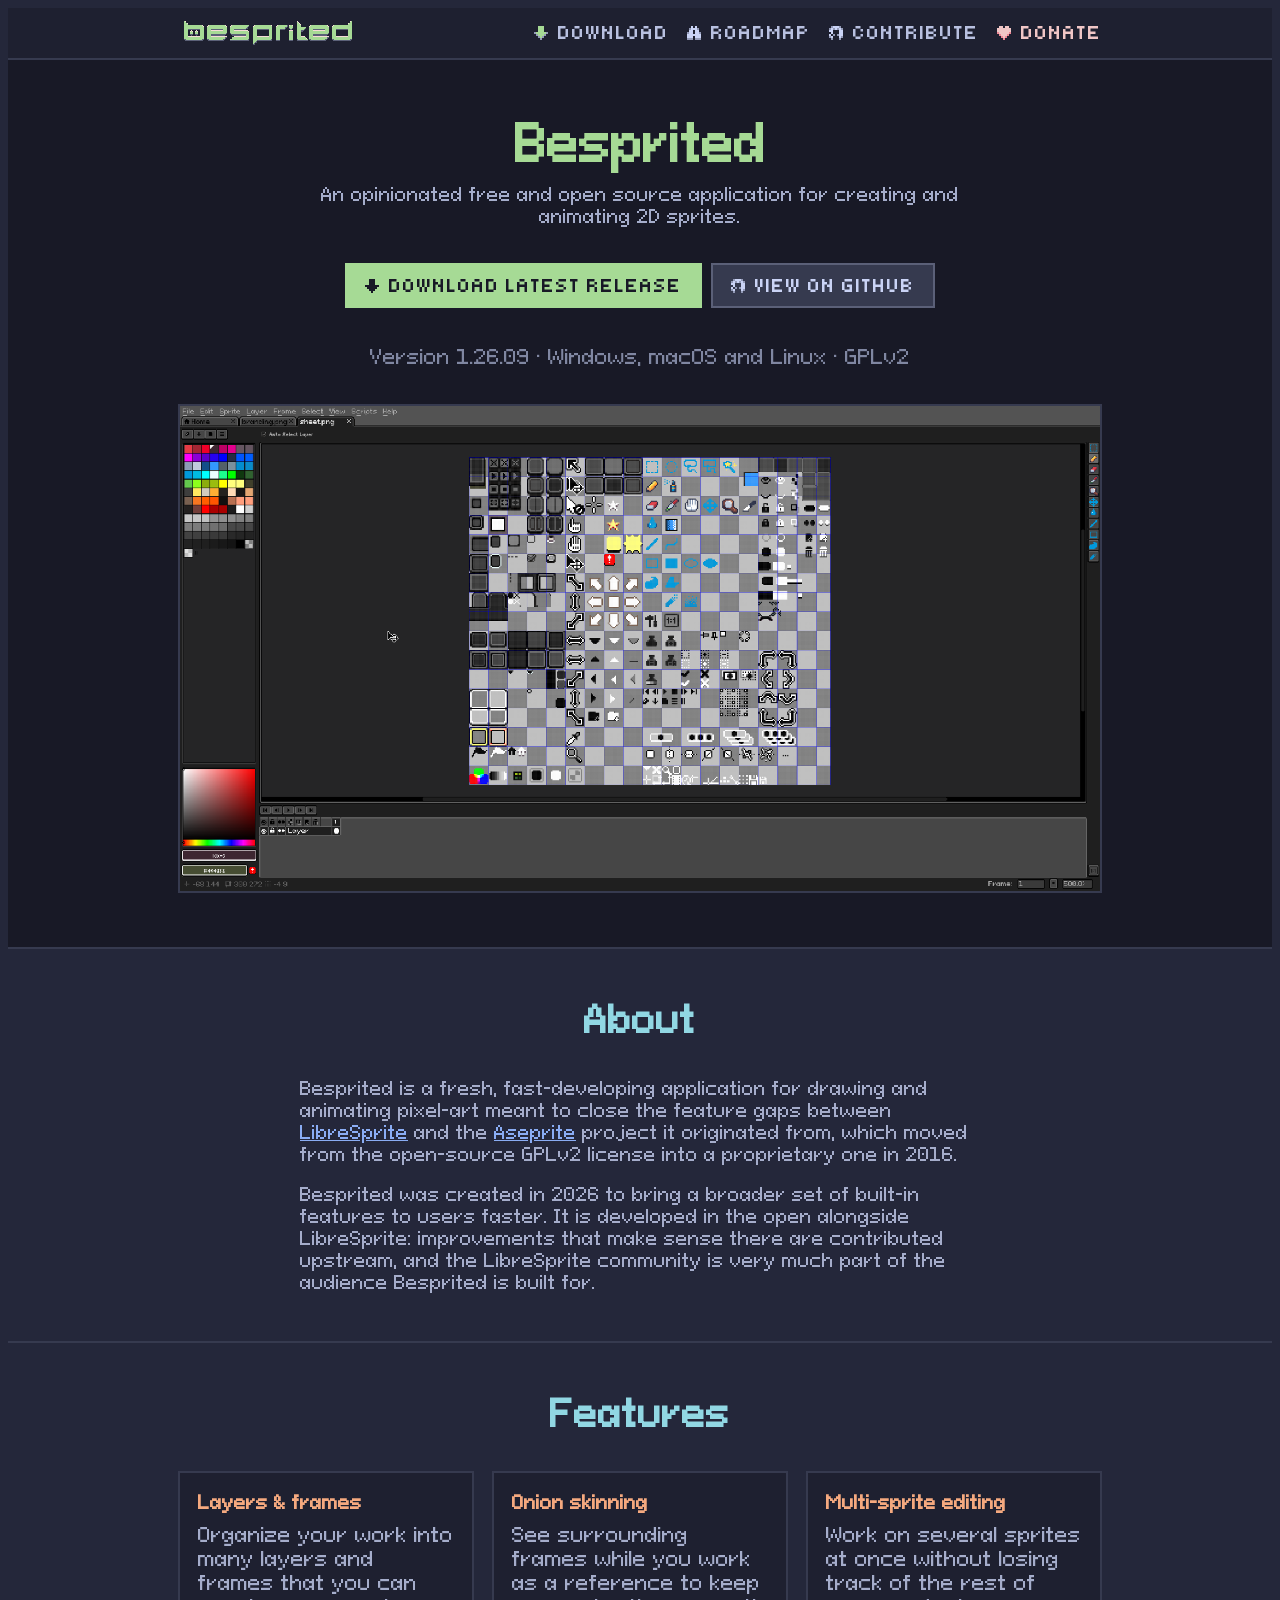
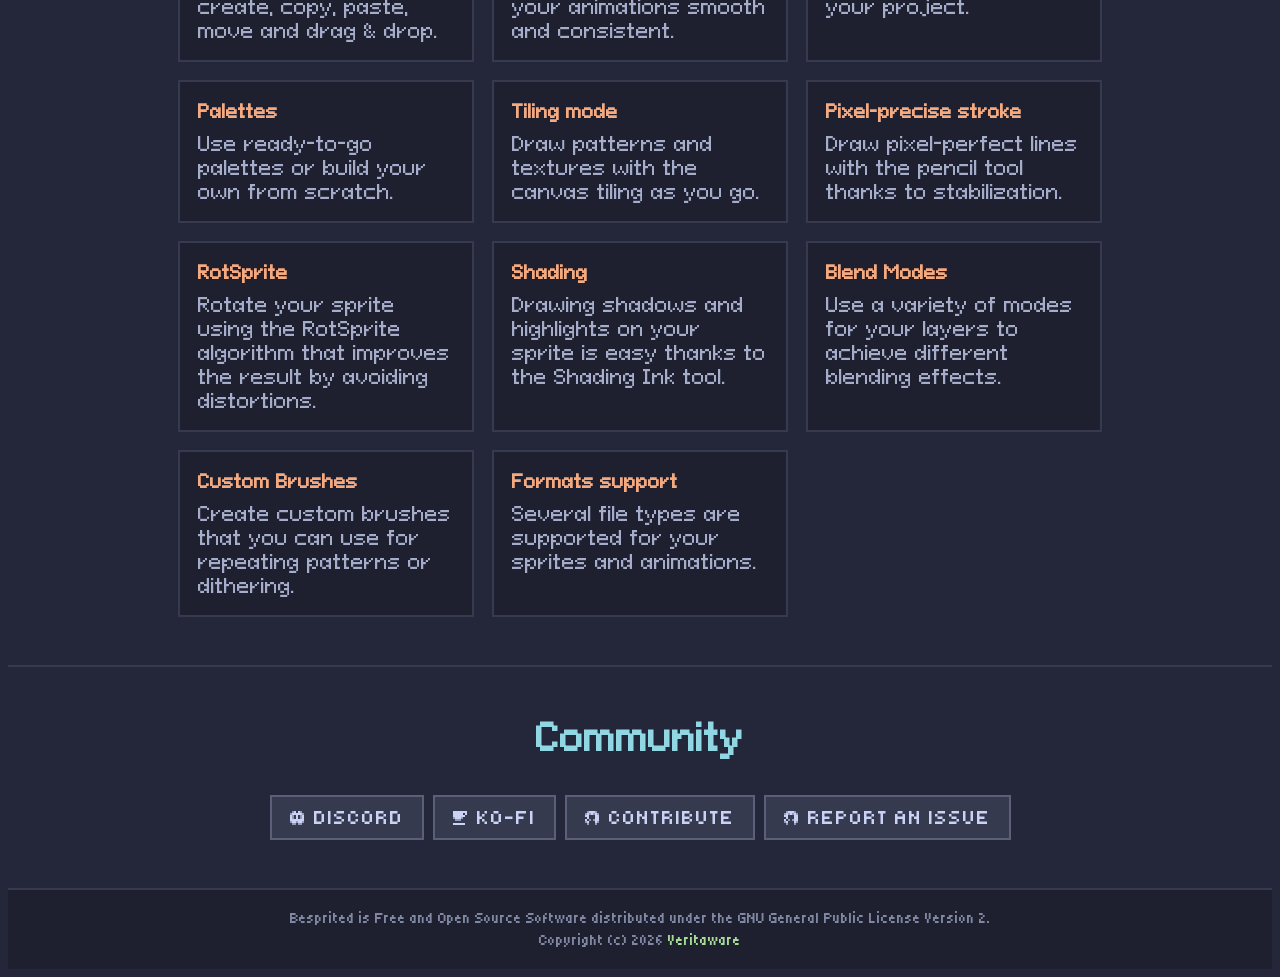
<file: index.html>
<!DOCTYPE html>
<html lang="en">

<head>
    <meta charset="UTF-8">
    <meta name="viewport" content="width=device-width, initial-scale=1.0">
    <title>Besprited — free pixel-art &amp; sprite animation editor</title>
    <meta name="description"
        content="Besprited is a free and open source pixel-art and sprite animation editor with layers, onion skinning, tiling mode, palettes and more. For Windows, macOS and Linux.">

    <meta property="og:title" content="Besprited">
    <meta property="og:description" content="A free and open source pixel-art and sprite animation editor.">
    <meta property="og:image" content="https://besprited.veritaware.com/img/og-banner.png?v=1a79fdf566">
    <meta property="og:image:width" content="1200">
    <meta property="og:image:height" content="630">
    <meta property="og:url" content="https://besprited.veritaware.com/">
    <meta name="twitter:card" content="summary_large_image">
    <meta property="og:type" content="website">

    <link rel="icon" href="/img/ase64.png?v=37e6cf8d7c" type="image/png">
    <link rel="stylesheet" href="/css/style.css?v=f380433109">
    <link rel="alternate" type="application/rss+xml" title="Besprited news and releases" href="/feed.xml">
</head>

<body>
    <header class="site-header">
        <div class="wrap">
            <a href="/">
                <img class="logo" src="/img/branding.png?v=1e8067ff63" alt="Besprited">
            </a>
            <nav class="site-nav">
                <ul>
                    <li><a href="/download.html">
                      <img src="/img/download-macchiato.png?v=7f35b06f38" class="button-icon-img nav-icon" alt="" />
                      Download
                    </a></li>
                    <li><a href="/roadmap.html">
                      <img src="/img/road-macchiato.png?v=072536e6bc" class="button-icon-img nav-icon" alt="" />
                      Roadmap
                    </a></li>
                    <li><a href="https://github.com/veritaware/Besprited/blob/trunk/CONTRIBUTING.md">
                      <img src="/img/github-macchiato.png?v=66575144fb" class="button-icon-img nav-icon" alt="" />
                      Contribute
                    </a></li>
                    <li><a href="https://ko-fi.com/veritaware" class="button-donate">
                      <img src="/img/heart-macchiato.png?v=a91f41d54f" class="button-icon-img nav-icon" alt="" />
                      Donate
                    </a></li>
                </ul>
            </nav>
        </div>
    </header>

    <main>
        <section class="hero">
            <div class="wrap">
                <h1>Besprited</h1>
                <p>An opinionated free and open source application for creating and animating 2D sprites.</p>
                <div class="button-row">
                    <a class="button primary" href="/download.html">
                        <img src="/img/download-bl-macchiato.png?v=f7306ab4f2" class="button-icon-img button-icon" alt="" />
                        Download latest release</a>
                    <a class="button" href="https://github.com/veritaware/Besprited">
                        <img src="/img/github-macchiato.png?v=66575144fb" class="button-icon-img button-icon" alt="" />
                        View on GitHub</a>
                </div>
                <p class="hero-meta">Version 1.26.09 &middot; Windows, macOS and Linux &middot; GPLv2</p>
                <img class="hero-screenshot" src="/img/screenshot.png?v=2feab2c7ce" width="1600" height="844"
                    alt="Besprited editing a pixel-art sprite, with the timeline, layers and palette panels visible.">
            </div>
        </section>

        <section class="about">
            <div class="wrap">
                <h2 class="section-title">About</h2>
                <p>
                    Besprited is a fresh, fast-developing application for drawing
                    and animating pixel-art meant to close the feature gaps between
                    <a href="https://github.com/LibreSprite/LibreSprite">LibreSprite</a>
                    and the <a href="https://www.aseprite.org">Aseprite</a> project it originated from,
                    which moved from the open-source GPLv2 license into a proprietary one in 2016.
                </p>
                <p>
                    Besprited was created in 2026 to bring a broader set of built-in features to users
                    faster. It is developed in the open alongside LibreSprite: improvements that make
                    sense there are contributed upstream, and the LibreSprite community is very much
                    part of the audience Besprited is built for.
                </p>
            </div>
        </section>

        <section id="features">
            <div class="wrap">
                <h2 class="section-title">Features</h2>
                <div class="feature-grid">
                    <div class="feature-card">
                        <h3>Layers & frames</h3>
                        <p>Organize your work into many layers and frames that you can create, copy, paste, move and drag & drop.</p>
                    </div>
                    <div class="feature-card">
                        <h3>Onion skinning</h3>
                        <p>See surrounding frames while you work as a reference to keep your animations smooth and consistent.</p>
                    </div>
                    <div class="feature-card">
                        <h3>Multi-sprite editing</h3>
                        <p>Work on several sprites at once without losing track of the rest of your project.</p>
                    </div>
                    <div class="feature-card">
                        <h3>Palettes</h3>
                        <p>Use ready-to-go palettes or build your own from scratch.</p>
                    </div>
                    <div class="feature-card">
                        <h3>Tiling mode</h3>
                        <p>Draw patterns and textures with the canvas tiling as you go.</p>
                    </div>
                    <div class="feature-card">
                        <h3>Pixel-precise stroke</h3>
                        <p>Draw pixel-perfect lines with the pencil tool thanks to stabilization.</p>
                    </div>
                    <div class="feature-card">
                        <h3>RotSprite</h3>
                        <p>Rotate your sprite using the RotSprite algorithm that improves the result by avoiding distortions.</p>
                    </div>
                    <div class="feature-card">
                        <h3>Shading</h3>
                        <p>Drawing shadows and highlights on your sprite is easy thanks to the Shading Ink tool.</p>
                    </div>
                    <div class="feature-card">
                        <h3>Blend Modes</h3>
                        <p>Use a variety of modes for your layers to achieve different blending effects.</p>
                    </div>
                    <div class="feature-card">
                        <h3>Custom Brushes</h3>
                        <p>Create custom brushes that you can use for repeating patterns or dithering.</p>
                    </div>
                    <div class="feature-card">
                        <h3>Formats support</h3>
                        <p>Several file types are supported for your sprites and animations.</p>
                    </div>
                    <!--<a class="feature-card feature-card-more" href="/features.html">
                        <span>Read more...</span>
                    </a>-->
                </div>
            </div>
        </section>

        <section id="community" class="community">
            <div class="wrap">
                <h2 class="section-title">Community</h2>
                <div class="button-row">
                    <a class="button" href="https://discord.gg/hTp5gPUUJT">
                        <img src="/img/discord-macchiato.png?v=fafa8e466c" class="button-icon-img button-icon" alt="" />
                        Discord</a>
                    <a class="button" href="https://ko-fi.com/veritaware">
                        <img src="/img/coffee-macchiato.png?v=44951a65bc" class="button-icon-img button-icon" alt="" />
                        Ko-fi</a>
                    <a class="button" href="https://github.com/veritaware/Besprited/blob/trunk/CONTRIBUTING.md">
                        <img src="/img/github-macchiato.png?v=66575144fb" class="button-icon-img button-icon" alt="" />
                        Contribute</a>
                    <a class="button" href="https://github.com/veritaware/Besprited/issues">
                        <img src="/img/github-macchiato.png?v=66575144fb" class="button-icon-img button-icon" alt="" />
                        Report an issue</a>
                </div>
            </div>
        </section>
    </main>

    <footer class="site-footer">
        <div class="wrap">
            <p>Besprited is Free and Open Source Software distributed under the GNU General Public License Version 2.</p>
            <p>Copyright (c) 2026
                <a href="https://veritaware.com" class="veritaware">Veritaware</a>
            </p>
        </div>
    </footer>
</body>

</html>
</file>
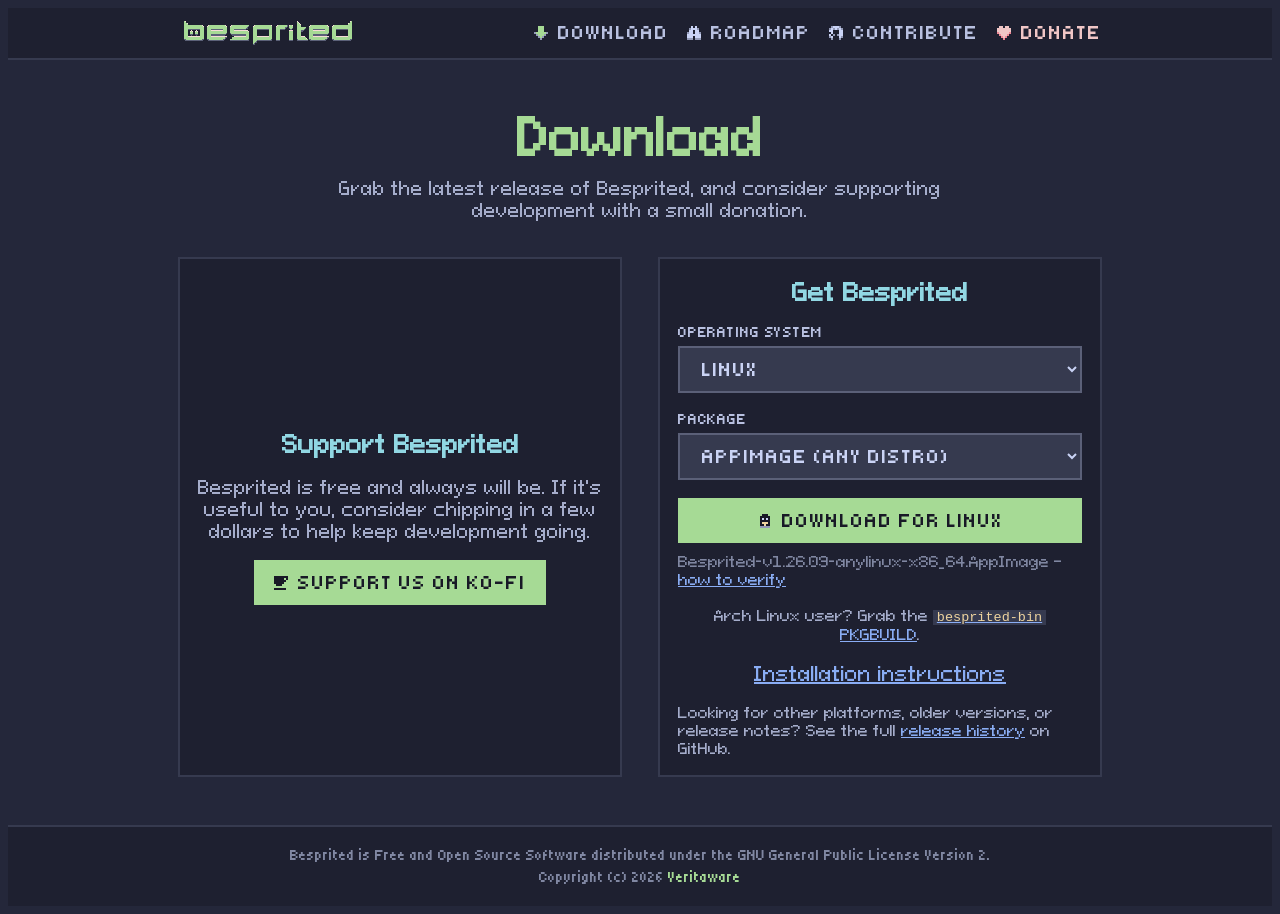
<file: download.html>
<!DOCTYPE html>
<html lang="en">

<head>
    <meta charset="UTF-8">
    <meta name="viewport" content="width=device-width, initial-scale=1.0">
    <title>Download — Besprited</title>
    <meta name="description"
        content="Download Besprited, a free and open source 2D sprite and animation editor, for Windows, macOS or Linux.">

    <meta property="og:title" content="Download Besprited">
    <meta property="og:description" content="Download Besprited for Windows, macOS or Linux.">
    <meta property="og:image" content="https://besprited.veritaware.com/img/og-banner.png?v=1a79fdf566">
    <meta property="og:image:width" content="1200">
    <meta property="og:image:height" content="630">
    <meta property="og:url" content="https://besprited.veritaware.com/download.html">
    <meta name="twitter:card" content="summary_large_image">
    <meta property="og:type" content="website">

    <link rel="icon" href="/img/ase64.png?v=37e6cf8d7c" type="image/png">
    <link rel="stylesheet" href="/css/style.css?v=f380433109">
    <link rel="alternate" type="application/rss+xml" title="Besprited news and releases" href="/feed.xml">
</head>

<body>
    <header class="site-header">
        <div class="wrap">
            <a href="/">
                <img class="logo" src="/img/branding.png?v=1e8067ff63" alt="Besprited">
            </a>
            <nav class="site-nav">
                <ul>
                    <li><a href="/download.html">
                      <img src="/img/download-macchiato.png?v=7f35b06f38" class="button-icon-img nav-icon" alt="" />
                      Download
                    </a></li>
                    <li><a href="/roadmap.html">
                      <img src="/img/road-macchiato.png?v=072536e6bc" class="button-icon-img nav-icon" alt="" />
                      Roadmap
                    </a></li>
                    <li><a href="https://github.com/veritaware/Besprited/blob/trunk/CONTRIBUTING.md">
                      <img src="/img/github-macchiato.png?v=66575144fb" class="button-icon-img nav-icon" alt="" />
                      Contribute
                    </a></li>
                    <li><a href="https://ko-fi.com/veritaware" class="button-donate">
                      <img src="/img/heart-macchiato.png?v=a91f41d54f" class="button-icon-img nav-icon" alt="" />
                      Donate
                    </a></li>
                </ul>
            </nav>
        </div>
    </header>

    <main>
        <section id="download" class="download">
            <div class="wrap">
                <h1 class="page-title">Download</h1>
                <p class="page-intro">Grab the latest release of Besprited, and consider supporting development
                    with a small donation.</p>

                <div class="download-columns">
                    <div class="download-support">
                        <h2 class="download-heading">Support Besprited</h2>
                        <p>Besprited is free and always will be. If it's useful to you, consider
                            chipping in a few dollars to help keep development going.</p>
                        <div class="button-row">
                            <a class="button primary" href="https://ko-fi.com/veritaware">
                                <img src="/img/coffee-bl-macchiato.png?v=d92fc4c29a" class="button-icon-img button-icon"  alt="" />
                                Support us on Ko-fi</a>
                        </div>
                    </div>

                    <div class="download-box">
                        <h2 class="download-heading">Get Besprited</h2>

                        <label for="os-select" class="download-label">Operating system</label>
                        <select id="os-select" class="os-select">
                            <option value="windows">Windows</option>
                            <option value="macos">macOS</option>
                            <option value="linux">Linux</option>
                        </select>

                        <label for="format-select" class="download-label">Package</label>
                        <select id="format-select" class="os-select"></select>

                        <div class="button-row download-buttons">
                            <a id="download-button" class="button primary" href="#">
                                <img id="download-button-img" src="/img/windows-macchiato.png?v=d79e2b512d" class="button-icon-img button-icon"  alt="" />
                                <span id="download-button-label">Download</span>
                            </a>
                        </div>

                        <p class="download-meta">
                            <span id="download-filename"></span><span id="download-sig-wrap"> –
                            <a id="download-sig" href="#">GPG signature</a></span> –
                            <a href="/verify.html">how to verify</a>
                        </p>

                        <p id="arch-note" class="arch-note" hidden>
                            Arch Linux user? Grab the
                            <a href="https://gist.github.com/Nidrax/592aa62c8f200a93ffad2f45023b20e2"><code>besprited-bin</code> PKGBUILD</a>.
                        </p>

                        <p class="install-note">
                            <a href="https://github.com/veritaware/Besprited/blob/trunk/INSTALL.md">
                                Installation instructions
                            </a>
                        </p>

                        <p class="download-note">
                            Looking for other platforms, older versions, or release notes? See the full
                            <a href="https://github.com/veritaware/Besprited/releases">release history</a>
                            on GitHub.
                        </p>
                    </div>
                </div>
            </div>
        </section>
    </main>

    <footer class="site-footer">
        <div class="wrap">
            <p>Besprited is Free and Open Source Software distributed under the GNU General Public License Version 2.</p>
            <p>Copyright (c) 2026
                <a href="https://veritaware.com" class="veritaware">Veritaware</a>
            </p>
        </div>
    </footer>
    <script type="module">
        import { initDownload } from '/js/download.js?v=1ec6213646';
        initDownload();
    </script>
</body>

</html>
</file>
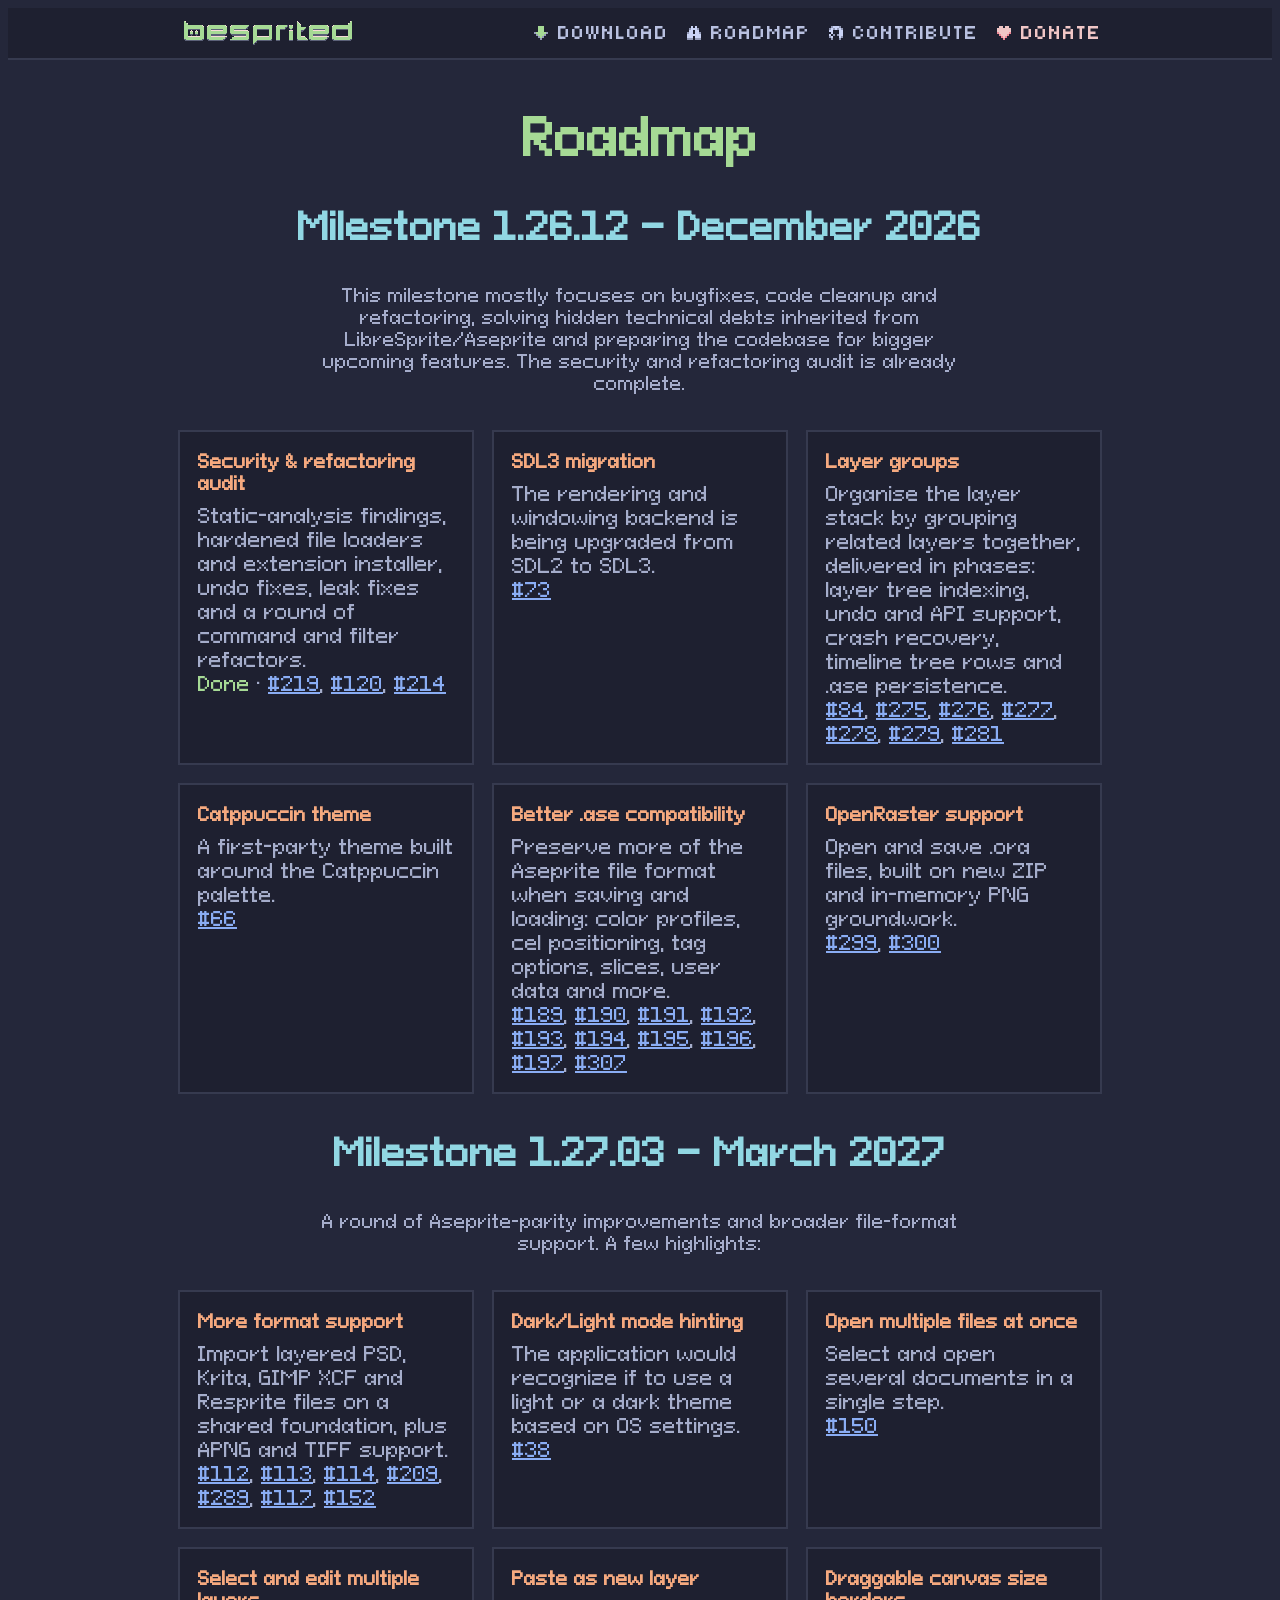
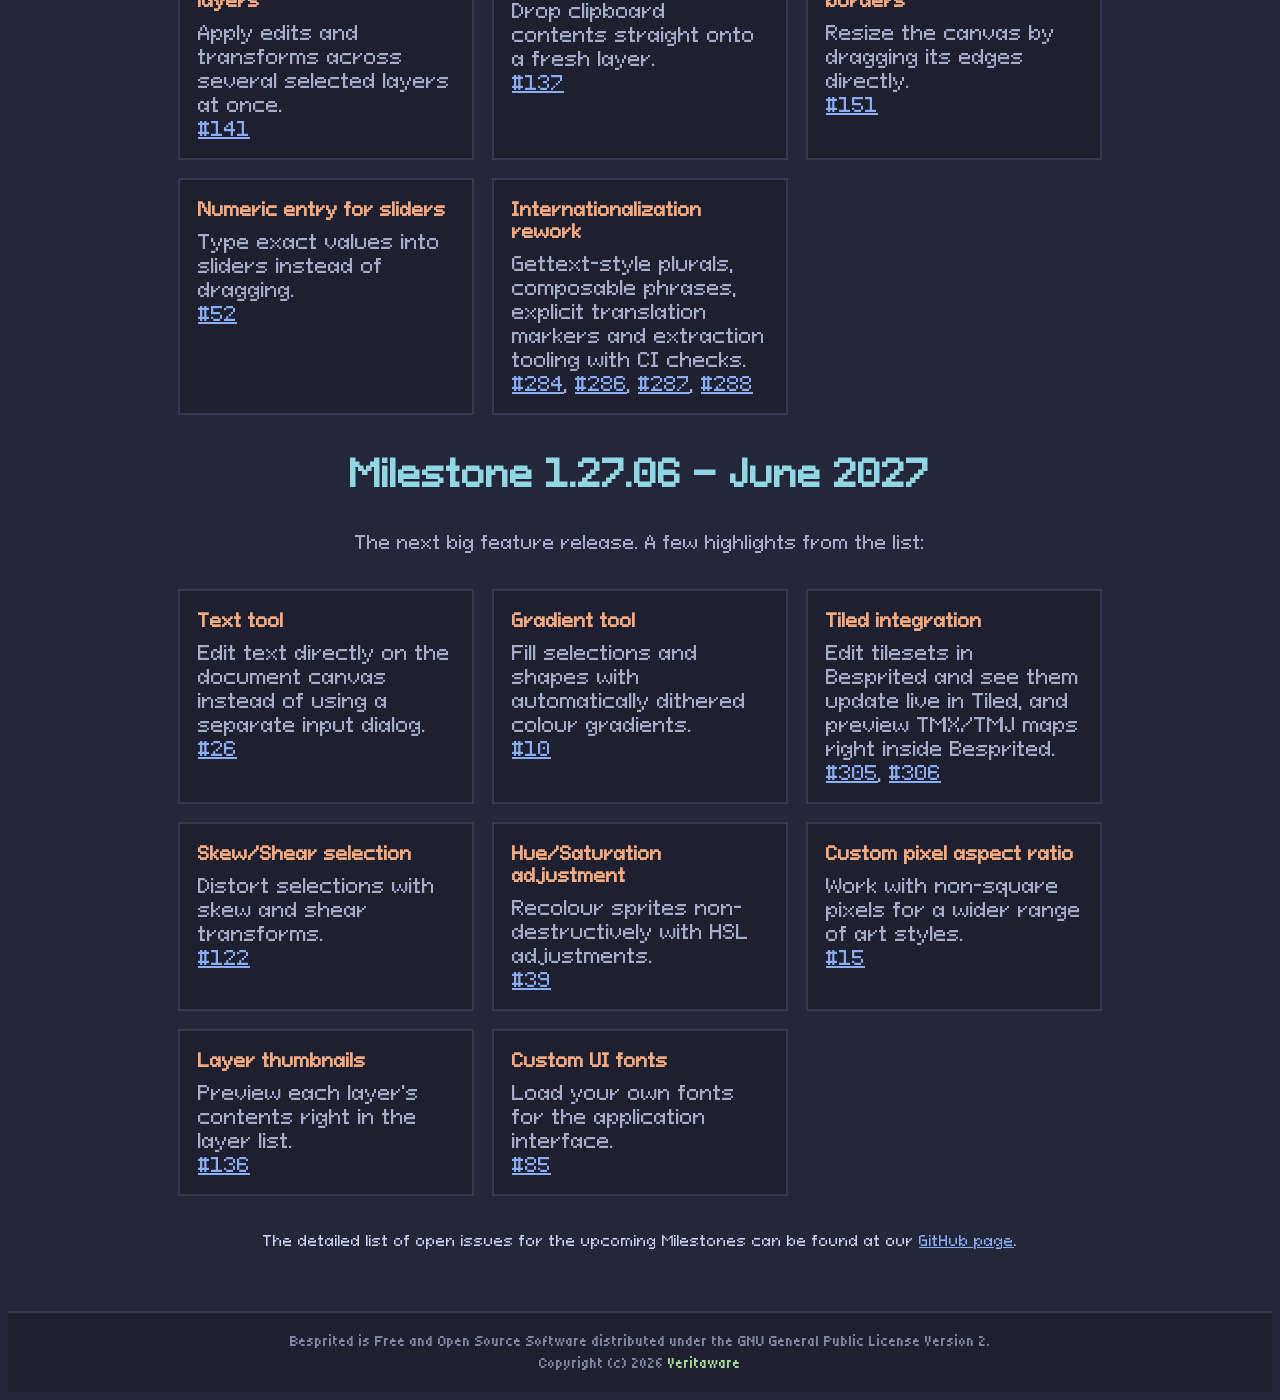
<file: roadmap.html>
<!DOCTYPE html>
<html lang="en">

<head>
    <meta charset="UTF-8">
    <meta name="viewport" content="width=device-width, initial-scale=1.0">
    <title>Roadmap — Besprited</title>
    <meta name="description"
        content="Roadmap of planned features for the upcoming versions of Besprited 2D sprite editor.">

    <meta property="og:title" content="Besprited Roadmap">
    <meta property="og:description" content="Roadmap of planned features for Besprited.">
    <meta property="og:image" content="https://besprited.veritaware.com/img/og-banner.png?v=1a79fdf566">
    <meta property="og:image:width" content="1200">
    <meta property="og:image:height" content="630">
    <meta property="og:url" content="https://besprited.veritaware.com/roadmap.html">
    <meta name="twitter:card" content="summary_large_image">
    <meta property="og:type" content="website">

    <link rel="icon" href="/img/ase64.png?v=37e6cf8d7c" type="image/png">
    <link rel="stylesheet" href="/css/style.css?v=f380433109">
    <link rel="alternate" type="application/rss+xml" title="Besprited news and releases" href="/feed.xml">
</head>

<body>
    <header class="site-header">
        <div class="wrap">
            <a href="/">
                <img class="logo" src="/img/branding.png?v=1e8067ff63" alt="Besprited">
            </a>
            <nav class="site-nav">
                <ul>
                    <li><a href="/download.html">
                      <img src="/img/download-macchiato.png?v=7f35b06f38" class="button-icon-img nav-icon" alt="" />
                      Download
                    </a></li>
                    <li><a href="/roadmap.html">
                      <img src="/img/road-macchiato.png?v=072536e6bc" class="button-icon-img nav-icon" alt="" />
                      Roadmap
                    </a></li>
                    <li><a href="https://github.com/veritaware/Besprited/blob/trunk/CONTRIBUTING.md">
                      <img src="/img/github-macchiato.png?v=66575144fb" class="button-icon-img nav-icon" alt="" />
                      Contribute
                    </a></li>
                    <li><a href="https://ko-fi.com/veritaware" class="button-donate">
                      <img src="/img/heart-macchiato.png?v=a91f41d54f" class="button-icon-img nav-icon" alt="" />
                      Donate
                    </a></li>
                </ul>
            </nav>
        </div>
    </header>

    <main>
        <section id="roadmap">
            <div class="wrap">
                <h1 class="page-title">Roadmap</h1>
                <h2 class="section-title">Milestone 1.26.12 — December 2026</h2>
                <p class="page-intro">
                    This milestone mostly focuses on bugfixes, code cleanup and refactoring, solving hidden technical debts inherited from LibreSprite/Aseprite and preparing the codebase for bigger upcoming features. The security and refactoring audit is already complete.
                </p>
                <div class="feature-grid">
                    <div class="feature-card">
                        <h3>Security &amp; refactoring audit</h3>
                        <p>Static-analysis findings, hardened file loaders and extension installer, undo fixes, leak fixes and a round of command and filter refactors.</p>
                        <p class="feature-card-ref">
                            <span class="feature-card-done">Done</span> · <a href="https://github.com/veritaware/Besprited/issues/219">#219</a>,
                            <a href="https://github.com/veritaware/Besprited/issues/120">#120</a>,
                            <a href="https://github.com/veritaware/Besprited/issues/214">#214</a>
                        </p>
                    </div>
                    <div class="feature-card">
                        <h3>SDL3 migration</h3>
                        <p>The rendering and windowing backend is being upgraded from SDL2 to SDL3.</p>
                        <p class="feature-card-ref">
                            <a href="https://github.com/veritaware/Besprited/issues/73">#73</a>
                        </p>
                    </div>
                    <div class="feature-card">
                        <h3>Layer groups</h3>
                        <p>Organise the layer stack by grouping related layers together, delivered in phases: layer tree indexing, undo and API support, crash recovery, timeline tree rows and .ase persistence.</p>
                        <p class="feature-card-ref">
                            <a href="https://github.com/veritaware/Besprited/issues/84">#84</a>,
                            <a href="https://github.com/veritaware/Besprited/issues/275">#275</a>,
                            <a href="https://github.com/veritaware/Besprited/issues/276">#276</a>,
                            <a href="https://github.com/veritaware/Besprited/issues/277">#277</a>,
                            <a href="https://github.com/veritaware/Besprited/issues/278">#278</a>,
                            <a href="https://github.com/veritaware/Besprited/issues/279">#279</a>,
                            <a href="https://github.com/veritaware/Besprited/issues/281">#281</a>
                        </p>
                    </div>
                    <div class="feature-card">
                        <h3>Catppuccin theme</h3>
                        <p>A first-party theme built around the Catppuccin palette.</p>
                        <p class="feature-card-ref">
                            <a href="https://github.com/veritaware/Besprited/issues/66">#66</a>
                        </p>
                    </div>
                    <div class="feature-card">
                        <h3>Better .ase compatibility</h3>
                        <p>Preserve more of the Aseprite file format when saving and loading: color profiles, cel positioning, tag options, slices, user data and more.</p>
                        <p class="feature-card-ref">
                            <a href="https://github.com/veritaware/Besprited/issues/189">#189</a>,
                            <a href="https://github.com/veritaware/Besprited/issues/190">#190</a>,
                            <a href="https://github.com/veritaware/Besprited/issues/191">#191</a>,
                            <a href="https://github.com/veritaware/Besprited/issues/192">#192</a>,
                            <a href="https://github.com/veritaware/Besprited/issues/193">#193</a>,
                            <a href="https://github.com/veritaware/Besprited/issues/194">#194</a>,
                            <a href="https://github.com/veritaware/Besprited/issues/195">#195</a>,
                            <a href="https://github.com/veritaware/Besprited/issues/196">#196</a>,
                            <a href="https://github.com/veritaware/Besprited/issues/197">#197</a>,
                            <a href="https://github.com/veritaware/Besprited/issues/307">#307</a>
                        </p>
                    </div>
                    <div class="feature-card">
                        <h3>OpenRaster support</h3>
                        <p>Open and save .ora files, built on new ZIP and in-memory PNG groundwork.</p>
                        <p class="feature-card-ref">
                            <a href="https://github.com/veritaware/Besprited/issues/299">#299</a>,
                            <a href="https://github.com/veritaware/Besprited/issues/300">#300</a>
                        </p>
                    </div>
                </div>

                <h2 class="section-title">Milestone 1.27.03 — March 2027</h2>
                <p class="page-intro">A round of Aseprite-parity improvements and broader file-format support. A few highlights:</p>
                <div class="feature-grid">
                    <div class="feature-card">
                        <h3>More format support</h3>
                        <p>Import layered PSD, Krita, GIMP XCF and Resprite files on a shared foundation, plus APNG and TIFF support.</p>
                        <p class="feature-card-ref">
                            <a href="https://github.com/veritaware/Besprited/issues/112">#112</a>,
                            <a href="https://github.com/veritaware/Besprited/issues/113">#113</a>,
                            <a href="https://github.com/veritaware/Besprited/issues/114">#114</a>,
                            <a href="https://github.com/veritaware/Besprited/issues/209">#209</a>,
                            <a href="https://github.com/veritaware/Besprited/issues/289">#289</a>,
                            <a href="https://github.com/veritaware/Besprited/issues/117">#117</a>,
                            <a href="https://github.com/veritaware/Besprited/issues/152">#152</a>
                        </p>
                    </div>
                    <div class="feature-card">
                        <h3>Dark/Light mode hinting</h3>
                        <p>The application would recognize if to use a light or a dark theme based on OS settings.</p>
                        <p class="feature-card-ref">
                            <a href="https://github.com/veritaware/Besprited/issues/38">#38</a>
                        </p>
                    </div>
                    <div class="feature-card">
                        <h3>Open multiple files at once</h3>
                        <p>Select and open several documents in a single step.</p>
                        <p class="feature-card-ref">
                            <a href="https://github.com/veritaware/Besprited/issues/150">#150</a>
                        </p>
                    </div>
                    <div class="feature-card">
                        <h3>Select and edit multiple layers</h3>
                        <p>Apply edits and transforms across several selected layers at once.</p>
                        <p class="feature-card-ref">
                            <a href="https://github.com/veritaware/Besprited/issues/141">#141</a>
                        </p>
                    </div>
                    <div class="feature-card">
                        <h3>Paste as new layer</h3>
                        <p>Drop clipboard contents straight onto a fresh layer.</p>
                        <p class="feature-card-ref">
                            <a href="https://github.com/veritaware/Besprited/issues/137">#137</a>
                        </p>
                    </div>
                    <div class="feature-card">
                        <h3>Draggable canvas size borders</h3>
                        <p>Resize the canvas by dragging its edges directly.</p>
                        <p class="feature-card-ref">
                            <a href="https://github.com/veritaware/Besprited/issues/151">#151</a>
                        </p>
                    </div>
                    <div class="feature-card">
                        <h3>Numeric entry for sliders</h3>
                        <p>Type exact values into sliders instead of dragging.</p>
                        <p class="feature-card-ref">
                            <a href="https://github.com/veritaware/Besprited/issues/52">#52</a>
                        </p>
                    </div>
                    <div class="feature-card">
                        <h3>Internationalization rework</h3>
                        <p>Gettext-style plurals, composable phrases, explicit translation markers and extraction tooling with CI checks.</p>
                        <p class="feature-card-ref">
                            <a href="https://github.com/veritaware/Besprited/issues/284">#284</a>,
                            <a href="https://github.com/veritaware/Besprited/issues/286">#286</a>,
                            <a href="https://github.com/veritaware/Besprited/issues/287">#287</a>,
                            <a href="https://github.com/veritaware/Besprited/issues/288">#288</a>
                        </p>
                    </div>
                </div>

                <h2 class="section-title">Milestone 1.27.06 — June 2027</h2>
                <p class="page-intro">The next big feature release. A few highlights from the list:</p>
                <div class="feature-grid">
                    <div class="feature-card">
                        <h3>Text tool</h3>
                        <p>Edit text directly on the document canvas instead of using a separate input dialog.</p>
                        <p class="feature-card-ref">
                            <a href="https://github.com/veritaware/Besprited/issues/26">#26</a>
                        </p>
                    </div>
                    <div class="feature-card">
                        <h3>Gradient tool</h3>
                        <p>Fill selections and shapes with automatically dithered colour gradients.</p>
                        <p class="feature-card-ref">
                            <a href="https://github.com/veritaware/Besprited/issues/10">#10</a>
                        </p>
                    </div>
                    <div class="feature-card">
                        <h3>Tiled integration</h3>
                        <p>Edit tilesets in Besprited and see them update live in Tiled, and preview TMX/TMJ maps right inside Besprited.</p>
                        <p class="feature-card-ref">
                            <a href="https://github.com/veritaware/Besprited/issues/305">#305</a>,
                            <a href="https://github.com/veritaware/Besprited/issues/306">#306</a>
                        </p>
                    </div>
                    <div class="feature-card">
                        <h3>Skew/Shear selection</h3>
                        <p>Distort selections with skew and shear transforms.</p>
                        <p class="feature-card-ref">
                            <a href="https://github.com/veritaware/Besprited/issues/122">#122</a>
                        </p>
                    </div>
                    <div class="feature-card">
                        <h3>Hue/Saturation adjustment</h3>
                        <p>Recolour sprites non-destructively with HSL adjustments.</p>
                        <p class="feature-card-ref">
                            <a href="https://github.com/veritaware/Besprited/issues/39">#39</a>
                        </p>
                    </div>
                    <div class="feature-card">
                        <h3>Custom pixel aspect ratio</h3>
                        <p>Work with non-square pixels for a wider range of art styles.</p>
                        <p class="feature-card-ref">
                            <a href="https://github.com/veritaware/Besprited/issues/15">#15</a>
                        </p>
                    </div>
                    <div class="feature-card">
                        <h3>Layer thumbnails</h3>
                        <p>Preview each layer's contents right in the layer list.</p>
                        <p class="feature-card-ref">
                            <a href="https://github.com/veritaware/Besprited/issues/136">#136</a>
                        </p>
                    </div>
                    <div class="feature-card">
                        <h3>Custom UI fonts</h3>
                        <p>Load your own fonts for the application interface.</p>
                        <p class="feature-card-ref">
                            <a href="https://github.com/veritaware/Besprited/issues/85">#85</a>
                        </p>
                    </div>
                </div>

                <p class="roadmap-note">
                    The detailed list of open issues for the upcoming Milestones can be found at our
                    <a href="https://github.com/veritaware/Besprited/issues?q=is%3Aissue%20state%3Aopen%20(milestone%3A1.26.12%20OR%20milestone%3A1.27.03%20OR%20milestone%3A1.27.06)%20label%3A%F0%9F%90%9Efeature">GitHub page</a>.
                </p>
            </div>
        </section>
    </main>

    <footer class="site-footer">
        <div class="wrap">
            <p>Besprited is Free and Open Source Software distributed under the GNU General Public License Version 2.</p>
            <p>Copyright (c) 2026
                <a href="https://veritaware.com" class="veritaware">Veritaware</a>
            </p>
        </div>
    </footer>
</body>

</html>
</file>
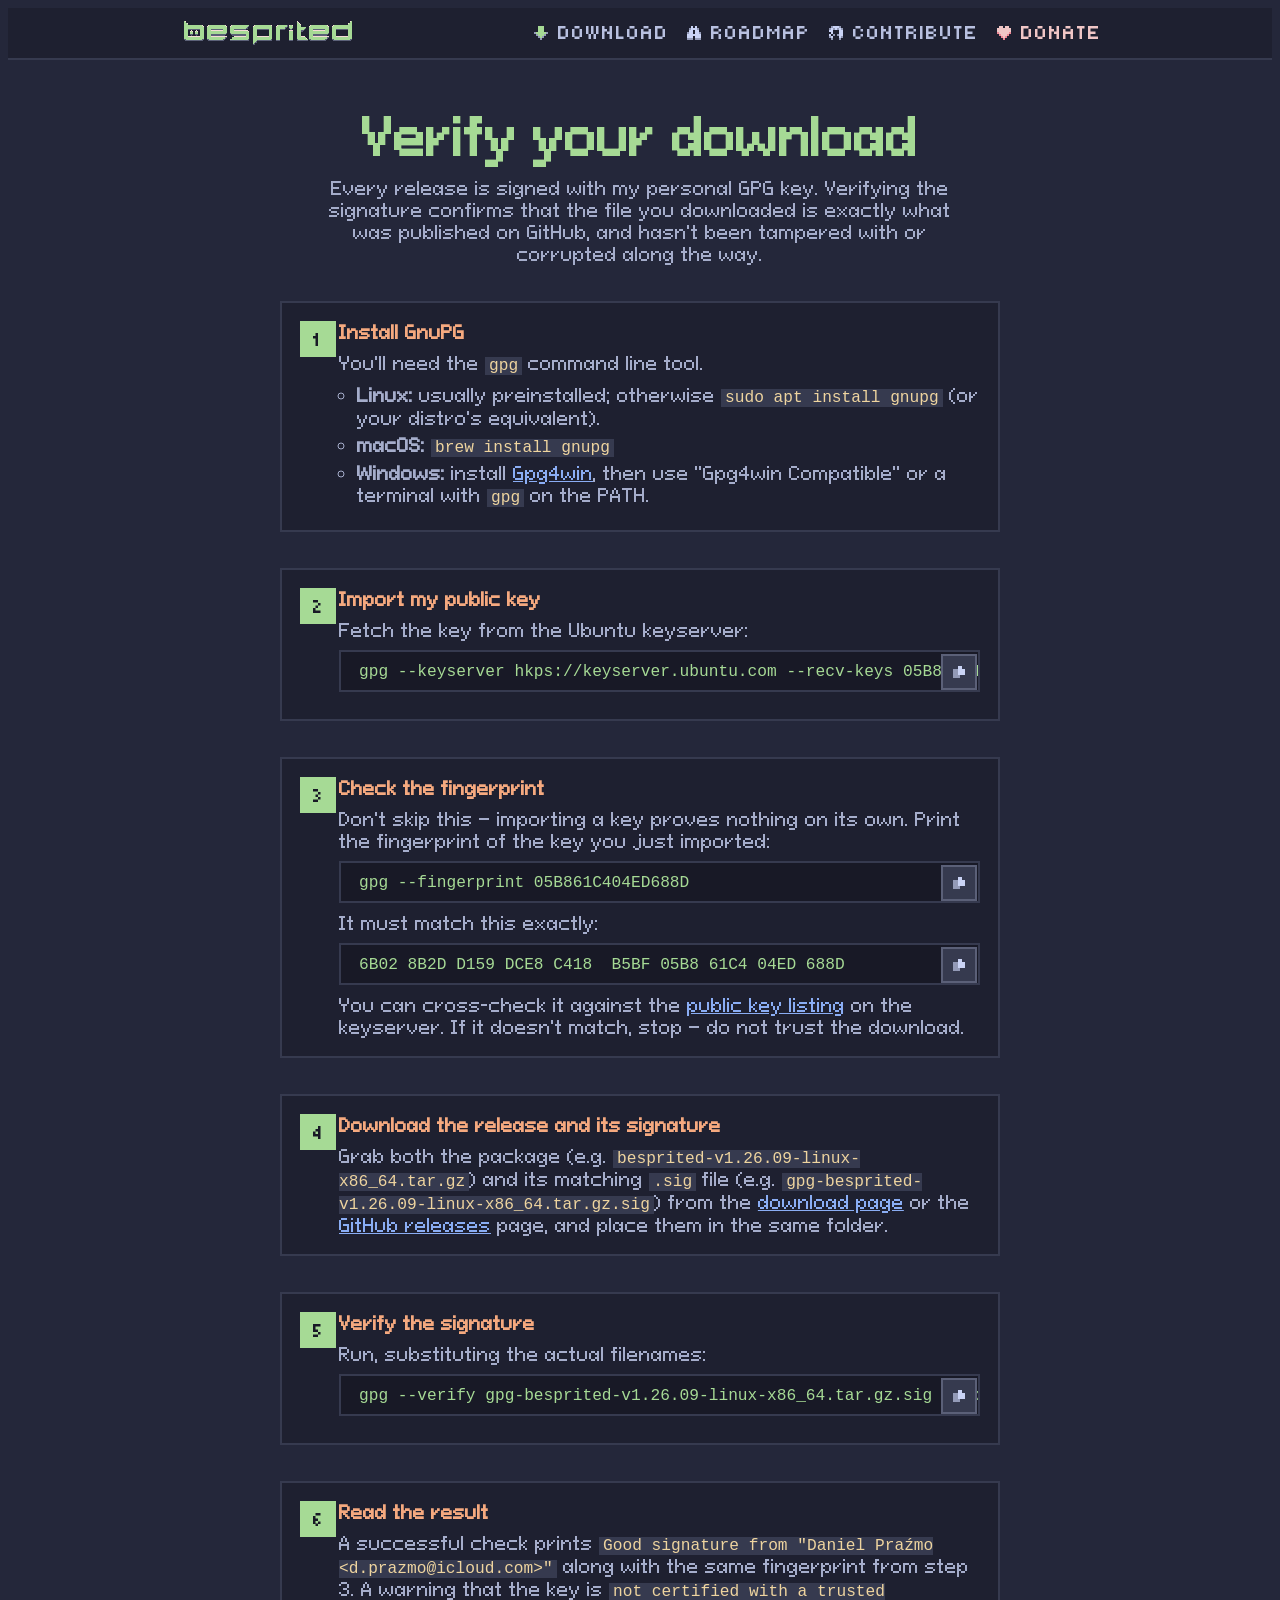
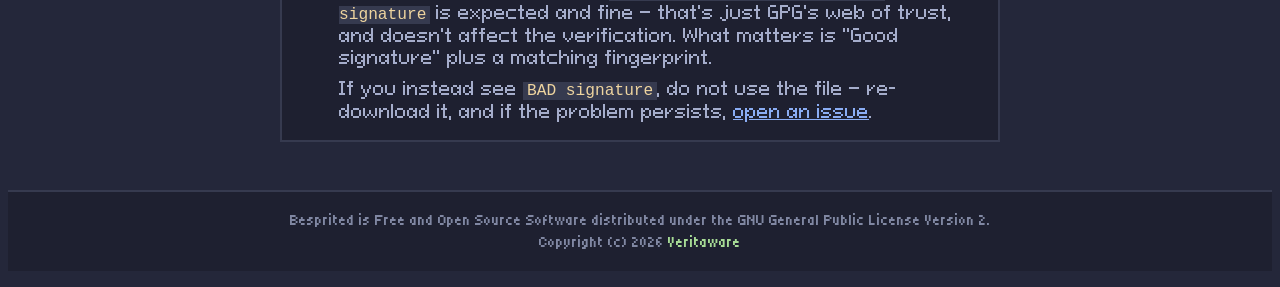
<file: verify.html>
<!DOCTYPE html>
<html lang="en">

<head>
    <meta charset="UTF-8">
    <meta name="viewport" content="width=device-width, initial-scale=1.0">
    <title>Verify Downloads — Besprited</title>
    <meta name="description"
        content="How to verify Besprited release downloads against their GPG signatures.">

    <meta property="og:title" content="Verify Besprited Downloads">
    <meta property="og:description" content="How to verify Besprited release downloads against their GPG signatures.">
    <meta property="og:image" content="https://besprited.veritaware.com/img/og-banner.png?v=1a79fdf566">
    <meta property="og:image:width" content="1200">
    <meta property="og:image:height" content="630">
    <meta property="og:url" content="https://besprited.veritaware.com/verify.html">
    <meta name="twitter:card" content="summary_large_image">
    <meta property="og:type" content="website">

    <link rel="icon" href="/img/ase64.png?v=37e6cf8d7c" type="image/png">
    <link rel="stylesheet" href="/css/style.css?v=f380433109">
    <link rel="alternate" type="application/rss+xml" title="Besprited news and releases" href="/feed.xml">
</head>

<body>
    <header class="site-header">
        <div class="wrap">
            <a href="/">
                <img class="logo" src="/img/branding.png?v=1e8067ff63" alt="Besprited">
            </a>
            <nav class="site-nav">
                <ul>
                    <li><a href="/download.html">
                      <img src="/img/download-macchiato.png?v=7f35b06f38" class="button-icon-img nav-icon" alt="" />
                      Download
                    </a></li>
                    <li><a href="/roadmap.html">
                      <img src="/img/road-macchiato.png?v=072536e6bc" class="button-icon-img nav-icon" alt="" />
                      Roadmap
                    </a></li>
                    <li><a href="https://github.com/veritaware/Besprited/blob/trunk/CONTRIBUTING.md">
                      <img src="/img/github-macchiato.png?v=66575144fb" class="button-icon-img nav-icon" alt="" />
                      Contribute
                    </a></li>
                    <li><a href="https://ko-fi.com/veritaware" class="button-donate">
                      <img src="/img/heart-macchiato.png?v=a91f41d54f" class="button-icon-img nav-icon" alt="" />
                      Donate
                    </a></li>
                </ul>
            </nav>
        </div>
    </header>

    <main>
        <section id="verify" class="verify">
            <div class="wrap">
                <h1 class="page-title">Verify your download</h1>
                <p class="page-intro">Every release is signed with my personal GPG key. Verifying the
                    signature confirms that the file you downloaded is exactly what was published on
                    GitHub, and hasn't been tampered with or corrupted along the way.</p>

                <ol class="verify-steps">
                    <li>
                        <h3>Install GnuPG</h3>
                        <p>You'll need the <code>gpg</code> command line tool.</p>
                        <ul class="verify-list">
                            <li><strong>Linux:</strong> usually preinstalled; otherwise
                                <code>sudo apt install gnupg</code> (or your distro's equivalent).</li>
                            <li><strong>macOS:</strong> <code>brew install gnupg</code></li>
                            <li><strong>Windows:</strong> install
                                <a href="https://gpg4win.org">Gpg4win</a>, then use "Gpg4win Compatible" or
                                a terminal with <code>gpg</code> on the PATH.</li>
                        </ul>
                    </li>

                    <li>
                        <h3>Import my public key</h3>
                        <p>Fetch the key from the Ubuntu keyserver:</p>
                        <div class="code-block-wrap">
                            <pre class="code-block"><code>gpg --keyserver hkps://keyserver.ubuntu.com --recv-keys 05B861C404ED688D</code></pre>
                            <button type="button" class="copy-button" aria-label="Copy to clipboard">
                                <img src="/img/copy-machiatto.png?v=42fc5ca995" class="copy-icon" alt="">
                            </button>
                        </div>
                    </li>

                    <li>
                        <h3>Check the fingerprint</h3>
                        <p>Don't skip this — importing a key proves nothing on its own. Print the
                            fingerprint of the key you just imported:</p>
                        <div class="code-block-wrap">
                            <pre class="code-block"><code>gpg --fingerprint 05B861C404ED688D</code></pre>
                            <button type="button" class="copy-button" aria-label="Copy to clipboard">
                                <img src="/img/copy-machiatto.png?v=42fc5ca995" class="copy-icon" alt="">
                            </button>
                        </div>
                        <p>It must match this exactly:</p>
                        <div class="code-block-wrap">
                            <pre class="code-block"><code>6B02 8B2D D159 DCE8 C418  B5BF 05B8 61C4 04ED 688D</code></pre>
                            <button type="button" class="copy-button" aria-label="Copy to clipboard">
                                <img src="/img/copy-machiatto.png?v=42fc5ca995" class="copy-icon" alt="">
                            </button>
                        </div>
                        <p>You can cross-check it against the
                            <a href="https://keyserver.ubuntu.com/pks/lookup?search=05B861C404ED688D&fingerprint=on&op=index">public
                                key listing</a> on the keyserver. If it doesn't match, stop — do not trust
                            the download.</p>
                    </li>

                    <li>
                        <h3>Download the release and its signature</h3>
                        <p>Grab both the package (e.g. <code>besprited-v1.26.09-linux-x86_64.tar.gz</code>) and
                            its matching <code>.sig</code> file (e.g.
                            <code>gpg-besprited-v1.26.09-linux-x86_64.tar.gz.sig</code>) from the
                            <a href="/download.html">download page</a> or the
                            <a href="https://github.com/veritaware/Besprited/releases">GitHub releases</a>
                            page, and place them in the same folder.</p>
                    </li>

                    <li>
                        <h3>Verify the signature</h3>
                        <p>Run, substituting the actual filenames:</p>
                        <div class="code-block-wrap">
                            <pre class="code-block"><code>gpg --verify gpg-besprited-v1.26.09-linux-x86_64.tar.gz.sig besprited-v1.26.09-linux-x86_64.tar.gz</code></pre>
                            <button type="button" class="copy-button" aria-label="Copy to clipboard">
                                <img src="/img/copy-machiatto.png?v=42fc5ca995" class="copy-icon" alt="">
                            </button>
                        </div>
                    </li>

                    <li>
                        <h3>Read the result</h3>
                        <p>A successful check prints <code>Good signature from "Daniel Praźmo
                                &lt;d.prazmo@icloud.com&gt;"</code> along with the same fingerprint from
                            step 3. A warning that the key is <code>not certified with a trusted
                                signature</code> is expected and fine — that's just GPG's web of trust, and
                            doesn't affect the verification. What matters is "Good signature" plus a
                            matching fingerprint.</p>
                        <p>If you instead see <code>BAD signature</code>, do not use the file — re-download
                            it, and if the problem persists,
                            <a href="https://github.com/veritaware/Besprited/issues">open an issue</a>.</p>
                    </li>
                </ol>
            </div>
        </section>
    </main>

    <footer class="site-footer">
        <div class="wrap">
            <p>Besprited is Free and Open Source Software distributed under the GNU General Public License Version 2.</p>
            <p>Copyright (c) 2026
                <a href="https://veritaware.com" class="veritaware">Veritaware</a>
            </p>
        </div>
    </footer>
    <script type="module">
        import { initCopyButtons } from '/js/verify.js?v=33b8f6868a';
        initCopyButtons();
    </script>
</body>

</html>
</file>
<file: css/style.css>
@import url("/css/catppuccin-macchiato.css?v=e72a922c11");

/* Pixeloid Sans by GGBotNet, SIL OFL 1.1 */

@font-face {
    font-family: "Pixeloid Sans";
    src: url("/font/pixeloid-sans.ttf?v=6c74e947e1") format("truetype");
}

/* Tiny5 by Stefan Schmidt, SIL OFL 1.1 */

@font-face {
    font-family: "Tiny5";
    src: url("/font/tiny5.ttf?v=bee1bd6386") format("truetype");
}

:root {
    --size-pixeloid-s: 9px;
    --size-pixeloid-sm: 14px;
    --size-pixeloid-m: 18px;
    --size-pixeloid-lm: 24px;
    --size-pixeloid-l: 36px;
    --size-pixeloid-xl: 48px;
    --size-pixeloid-xxl: 54px;

    --size-tiny-xs: 5px;
    --size-tiny-s: 10px;
    --size-tiny-m: 15px;
    --size-tiny-l: 20px;

    --text-duration: 0.2s;
    --border-duration: 0.4s;
}

body {
    background-color: var(--color-base);
    color: var(--color-text);
    font-family: "Pixeloid Sans", sans-serif;
    font-size: var(--size-pixeloid-m);
}

a:link,
a:visited {
    text-decoration: underline;
    color: var(--color-blue);
}

a:hover,
a:active {
    transition-property: color;
    transition-duration: var(--text-duration);
    color: var(--color-flamingo);
}

*,
*::before,
*::after {
    box-sizing: border-box;
}

img {
    max-width: 100%;
    image-rendering: pixelated;
}

.roadmap-note {
    font-family: "Pixeloid Sans", sans-serif;
    font-size: var(--size-pixeloid-sm);
    text-align: center;
}

.wrap {
    max-width: 960px;
    margin: 0 auto;
    padding: 0 var(--size-pixeloid-m);
}

/* Header */

.site-header {
    border-bottom: 2px solid var(--color-surface-0);
    background-color: var(--color-mantle);
}

.site-header .wrap {
    display: flex;
    align-items: center;
    justify-content: space-between;
    flex-wrap: wrap;
    gap: var(--size-pixeloid-s);
    padding-top: var(--size-pixeloid-s);
    padding-bottom: var(--size-pixeloid-s);
}

.logo {
    display: block;
    height: 32px;
    width: auto;
}

.site-nav ul {
    list-style: none;
    display: flex;
    flex-wrap: wrap;
    gap: var(--size-pixeloid-m);
    margin: 0;
    padding: 0;
    font-family: "Tiny5", monospace;
    font-size: var(--size-tiny-l);
    letter-spacing: 0.05em;
    text-transform: uppercase;
}

.site-nav a:link,
.site-nav a:visited {
    display: inline-flex;
    align-items: center;
    text-decoration: none;
    color: var(--color-subtext-1);
}

.site-nav a:hover,
.site-nav a:active {
    color: var(--color-green);
}

/* Hero */

.hero {
    padding: var(--size-pixeloid-xxl) 0;
    text-align: center;
    border-bottom: 2px solid var(--color-surface-0);
    background-color: var(--color-crust);
}

.hero-logo {
    height: 64px;
    width: auto;
    margin-bottom: var(--size-pixeloid-l);
}

.hero h1 {
    margin: 0 0 var(--size-pixeloid-s);
    font-size: var(--size-pixeloid-xl);
    color: var(--color-green);
}

.hero p {
    max-width: 640px;
    margin: 0 auto var(--size-pixeloid-l);
    color: var(--color-subtext-0);
}

.hero .hero-meta {
    margin: var(--size-pixeloid-l) auto 0;
    max-width: none;
    font-size: var(--size-tiny-l);
    color: var(--color-overlay-1);
}

.hero-screenshot {
    display: block;
    max-width: 100%;
    height: auto;
    margin: var(--size-pixeloid-l) auto 0;
    border: 2px solid var(--color-surface-0);
}

.button-row {
    display: flex;
    justify-content: center;
    flex-wrap: wrap;
    gap: var(--size-pixeloid-s);
}

.button {
    display: inline-flex;
    align-items: center;
    gap: var(--size-tiny-xs);
    padding: var(--size-pixeloid-s) var(--size-pixeloid-m);
    border: 2px solid var(--color-surface-2);
    background-color: var(--color-surface-0);
    color: var(--color-text) !important;
    text-decoration: none !important;
    font-family: "Tiny5", monospace;
    font-size: var(--size-tiny-l);
    letter-spacing: 0.05em;
    text-transform: uppercase;
    transition-property: color, background-color, border-color;
    transition-duration: var(--text-duration), var(--border-duration), var(--border-duration);
}

.button:hover,
.button:active {
    background-color: var(--color-surface-1);
    border-color: var(--color-green);
    color: var(--color-green) !important;
}

.button.primary {
    background-color: var(--color-green);
    border-color: var(--color-green);
    color: var(--color-crust) !important;
    transition-property: color, background-color, border-color;
    transition-duration: var(--text-duration), var(--border-duration), var(--border-duration);
}

.button.primary:hover,
.button.primary:active {
    background-color: var(--color-peach);
    border-color: var(--color-peach);
    color: var(--color-crust) !important;
}

.button-icon-img {
    width: 14px;
    height: 14px;
    line-height: 1;
}

.nav-icon {
    margin-right: var(--size-tiny-s);
}

.button-icon {
    flex-shrink: 0;
    font-style: normal;
    font-size: var(--size-tiny-m);
    margin-right: var(--size-tiny-xs);
    line-height: 1;
}

.button-donate {
    transition-property: color;
    transition-duration: var(--text-duration);
}

.button-donate:link,
.button-donate:visited {
    color: var(--color-flamingo) !important;
}

.button-donate:hover,
.button-donate:active {
    color: var(--color-green) !important;
}

.button-donate .button-icon {
    transition-property: color;
    transition-duration: var(--text-duration);
}

.button-donate:link .button-icon,
.button-donate:visited .button-icon {
    color: var(--color-red);
}

.button-donate:hover .button-icon,
.button-donate:active .button-icon {
    color: var(--color-green) !important;
}

/* Sections */

main section {
    padding: var(--size-pixeloid-xl) 0;
    border-bottom: 2px solid var(--color-surface-0);
}

main section:last-of-type {
    border-bottom: none;
}

.section-title {
    margin: 0 0 var(--size-pixeloid-l);
    font-size: var(--size-pixeloid-l);
    color: var(--color-sky);
    text-align: center;
}

/* Features */

.feature-grid {
    display: grid;
    grid-template-columns: repeat(auto-fit, minmax(220px, 1fr));
    gap: var(--size-pixeloid-m);
}

.feature-card {
    padding: var(--size-pixeloid-m);
    background-color: var(--color-mantle);
    border: 2px solid var(--color-surface-0);
    transition-property: border-color;
    transition-duration: var(--border-duration);
}

.feature-card:hover,
.feature-card:active {
    border-color: var(--color-peach);
}

.feature-card h3 {
    margin: 0 0 var(--size-pixeloid-s);
    font-size: var(--size-pixeloid-m);
    color: var(--color-peach);
}

.feature-card p {
    margin: 0;
    color: var(--color-subtext-0);
    font-size: var(--size-tiny-l);
}

.feature-card-ref {
    margin: var(--size-tiny-s) 0 0;
    font-size: var(--size-tiny-m);
    color: var(--color-overlay-1);
}

.feature-card-done {
    color: var(--color-green);
}

.feature-card-more {
    display: flex;
    align-items: center;
    justify-content: center;
    text-align: center;
    font-size: var(--size-tiny-l);
}

.feature-card-more:hover,
.feature-card-more:active {
    color: var(--color-peach) !important;
}

/* About */

.about p {
    max-width: 680px;
    margin: 0 auto var(--size-pixeloid-m);
    color: var(--color-subtext-0);
}

.about p:last-child {
    margin-bottom: 0;
}

/* Download */

.page-title {
    margin: 0 0 var(--size-pixeloid-s);
    font-size: var(--size-pixeloid-xl);
    color: var(--color-green);
    text-align: center;
}

.page-intro {
    max-width: 640px;
    margin: 0 auto var(--size-pixeloid-l);
    color: var(--color-subtext-0);
    text-align: center;
}

.download-columns {
    display: grid;
    grid-template-columns: 1fr 1fr;
    gap: var(--size-pixeloid-l);
    align-items: stretch;
}

@media (max-width: 700px) {
    .download-columns {
        grid-template-columns: 1fr;
    }
}

.download-support,
.download-box {
    display: flex;
    flex-direction: column;
    padding: var(--size-pixeloid-m);
    background-color: var(--color-mantle);
    border: 2px solid var(--color-surface-0);
}

.download-support {
    justify-content: center;
}

.download-heading {
    margin: 0 0 var(--size-pixeloid-m);
    font-size: var(--size-pixeloid-lm);
    text-align: center;
    color: var(--color-sky);
}

.download-support {
    text-align: center;
}

.download-support p {
    margin: 0 0 var(--size-pixeloid-m);
    color: var(--color-subtext-0);
}

.download-label {
    display: block;
    margin-bottom: var(--size-tiny-xs);
    font-family: "Tiny5", monospace;
    font-size: var(--size-tiny-m);
    letter-spacing: 0.05em;
    text-transform: uppercase;
    color: var(--color-subtext-1);
}

.os-select {
    display: block;
    width: 100%;
    padding: var(--size-pixeloid-s) var(--size-pixeloid-m);
    margin-bottom: var(--size-pixeloid-m);
    border: 2px solid var(--color-surface-2);
    background-color: var(--color-surface-0);
    color: var(--color-text);
    font-family: "Tiny5", monospace;
    font-size: var(--size-tiny-l);
    letter-spacing: 0.05em;
    text-transform: uppercase;
    transition-property: border-color;
    transition-duration: var(--border-duration);
}

.os-select:hover,
.os-select:focus {
    outline: none;
    border-color: var(--color-green);
}

.download-buttons {
    justify-content: stretch;
}

.download-buttons .button {
    width: 100%;
    justify-content: center;
}

.download-meta {
    margin: var(--size-pixeloid-s) 0 0;
    color: var(--color-overlay-1);
    font-size: var(--size-tiny-m);
    word-break: break-word;
}

.download-note {
    margin: var(--size-pixeloid-m) 0 0;
    margin-top: auto;
    padding-top: var(--size-pixeloid-m);
    color: var(--color-subtext-0);
    font-size: var(--size-tiny-m);
}

.arch-note {
    margin: var(--size-pixeloid-m) 0 0;
    color: var(--color-subtext-0);
    font-size: var(--size-tiny-m);
    text-align: center;
}

.install-note {
    margin: var(--size-pixeloid-m) 0 0;
    margin-top: auto;
    padding-top: var(--size-pixeloid-m);
    color: var(--color-subtext-0);
    font-size: var(--size-tiny-l);
    text-align: center;
}

/* Verify */

code {
    font-family: ui-monospace, SFMono-Regular, Menlo, Consolas, "Liberation Mono", monospace;
    font-size: 0.9em;
    padding: 0 4px;
    background-color: var(--color-surface-0);
    color: var(--color-yellow);
}

.code-block-wrap {
    position: relative;
    margin: 0 0 var(--size-pixeloid-s);
}

.code-block {
    margin: 0;
    padding: var(--size-pixeloid-s) var(--size-pixeloid-m);
    padding-right: calc(var(--size-pixeloid-xl) + var(--size-tiny-s));
    background-color: var(--color-crust);
    border: 2px solid var(--color-surface-0);
    overflow-x: auto;
}

.code-block code {
    padding: 0;
    background-color: transparent;
    color: var(--color-green);
}

.copy-button {
    position: absolute;
    top: 4px;
    right: 3px;
    display: inline-flex;
    align-items: center;
    justify-content: center;
    width: var(--size-pixeloid-l);
    height: var(--size-pixeloid-l);
    padding: 0;
    background-color: var(--color-surface-0);
    border: 2px solid var(--color-surface-2);
    cursor: pointer;
    transition-property: border-color, background-color;
    transition-duration: var(--border-duration);
}

.copy-button:hover,
.copy-button:active {
    background-color: var(--color-surface-1);
    border-color: var(--color-green);
}

.copy-button.copied {
    border-color: var(--color-green);
}

.copy-icon {
    width: 16px;
    height: 16px;
}

.verify-steps {
    counter-reset: verify-step;
    list-style: none;
    display: flex;
    flex-direction: column;
    gap: var(--size-pixeloid-l);
    max-width: 720px;
    margin: 0 auto;
    padding: 0;
}

.verify-steps>li {
    position: relative;
    padding: var(--size-pixeloid-m);
    padding-left: calc(var(--size-pixeloid-xl) + var(--size-pixeloid-s));
    background-color: var(--color-mantle);
    border: 2px solid var(--color-surface-0);
}

.verify-steps>li::before {
    counter-increment: verify-step;
    content: counter(verify-step);
    position: absolute;
    left: var(--size-pixeloid-m);
    top: var(--size-pixeloid-m);
    width: var(--size-pixeloid-l);
    height: var(--size-pixeloid-l);
    display: flex;
    align-items: center;
    justify-content: center;
    background-color: var(--color-green);
    color: var(--color-crust);
    font-family: "Tiny5", monospace;
    font-size: var(--size-tiny-l);
}

.verify-steps h3 {
    margin: 0 0 var(--size-pixeloid-s);
    font-size: var(--size-pixeloid-m);
    color: var(--color-peach);
}

.verify-steps p {
    margin: 0 0 var(--size-pixeloid-s);
    color: var(--color-subtext-0);
}

.verify-list {
    margin: 0 0 var(--size-pixeloid-s);
    padding-left: var(--size-pixeloid-m);
    color: var(--color-subtext-0);
}

.verify-list li {
    margin-bottom: var(--size-tiny-xs);
}

.verify-steps p:last-child,
.verify-steps pre:last-child,
.verify-steps ul:last-child {
    margin-bottom: 0;
}

/* Roadmap */

#roadmap h2.section-title {
    margin-top: var(--size-pixeloid-l);
}

#roadmap .feature-grid {
    margin-bottom: var(--size-pixeloid-l);
}

/* Community */

.community {
    text-align: center;
}

/* Footer */

.site-footer {
    padding: var(--size-tiny-l) 0;
    text-align: center;
    font-family: "Tiny5", monospace;
    font-size: var(--size-tiny-m);
    color: var(--color-overlay-1);
    border-top: 2px solid var(--color-surface-0);
    background-color: var(--color-mantle);
}

.site-footer p {
    margin: 0 0 var(--size-tiny-xs);
}

.site-footer p:last-child {
    margin-bottom: 0;
}

.veritaware:link,
.veritaware:visited {
    color: var(--color-green);
    text-decoration: none;
}

.veritaware:hover,
.veritaware:active {
    color: var(--color-flamingo);
    text-decoration: underline;
}
</file>
